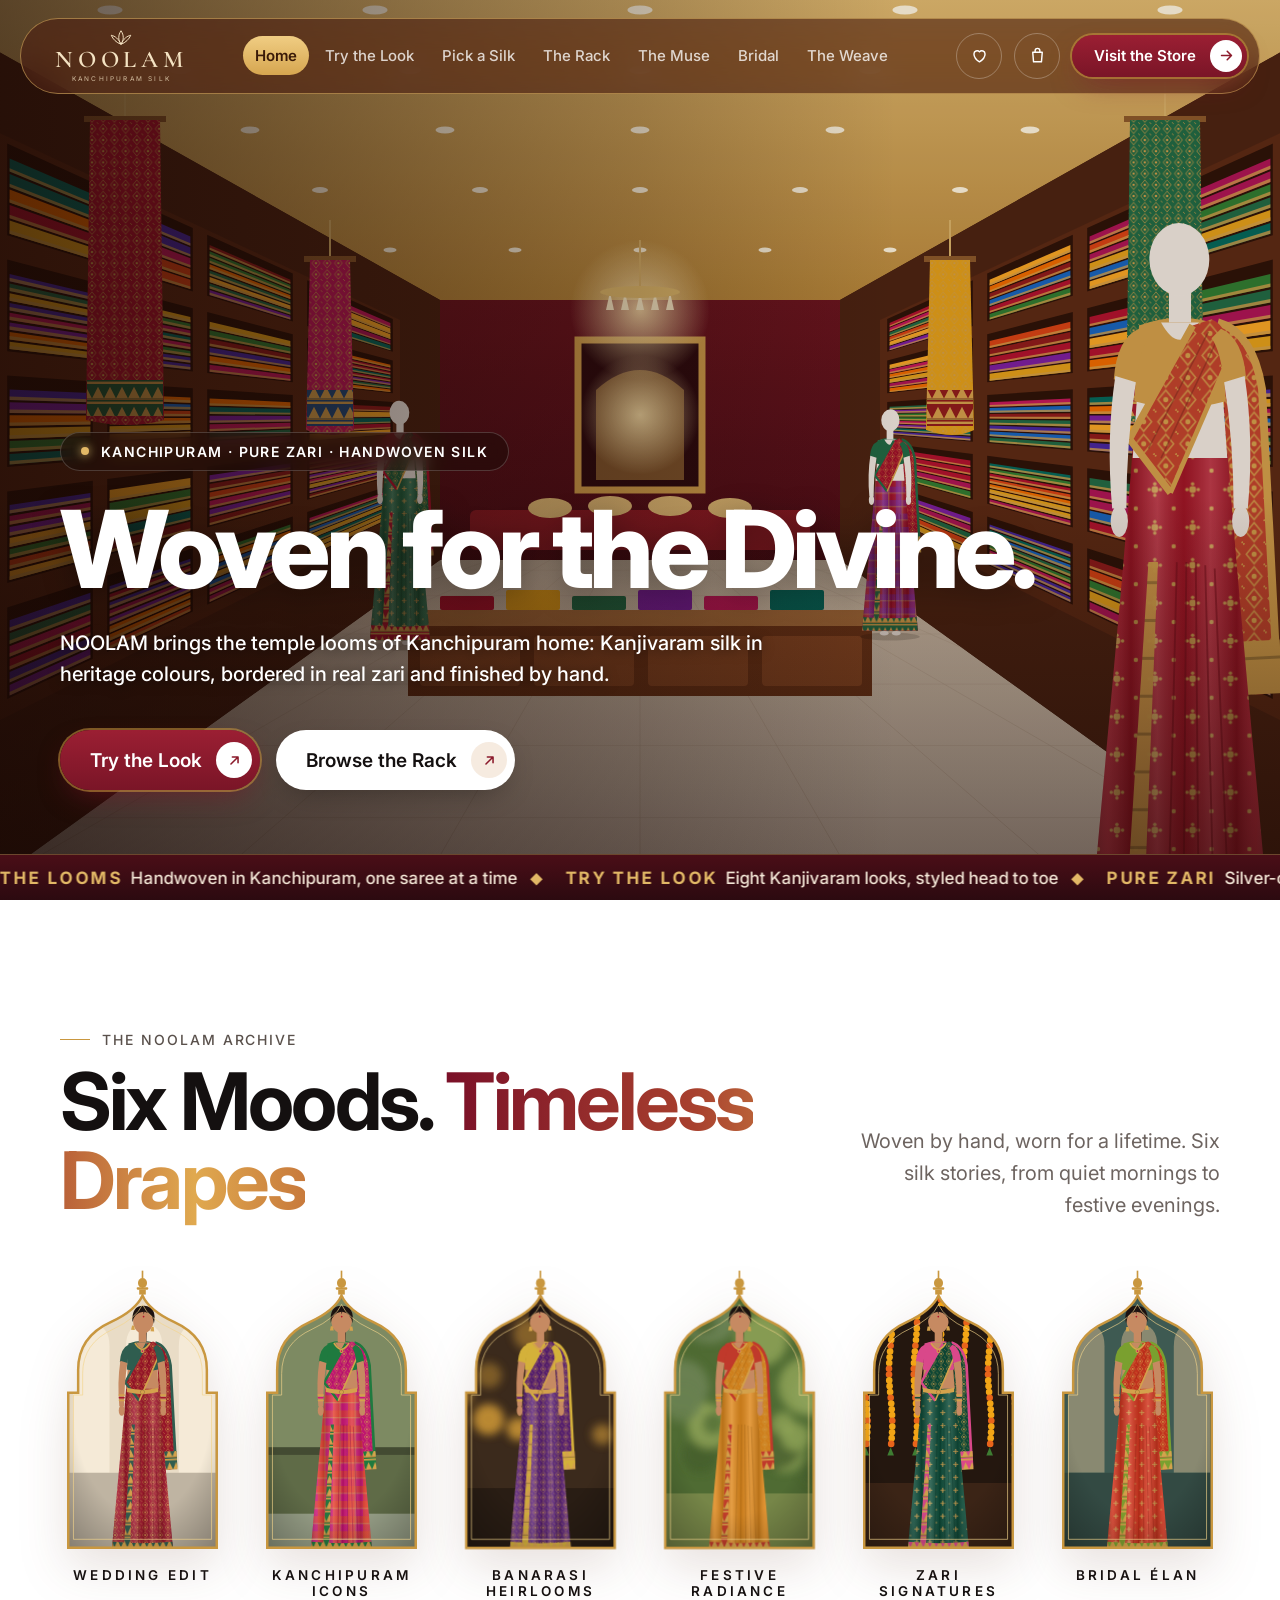
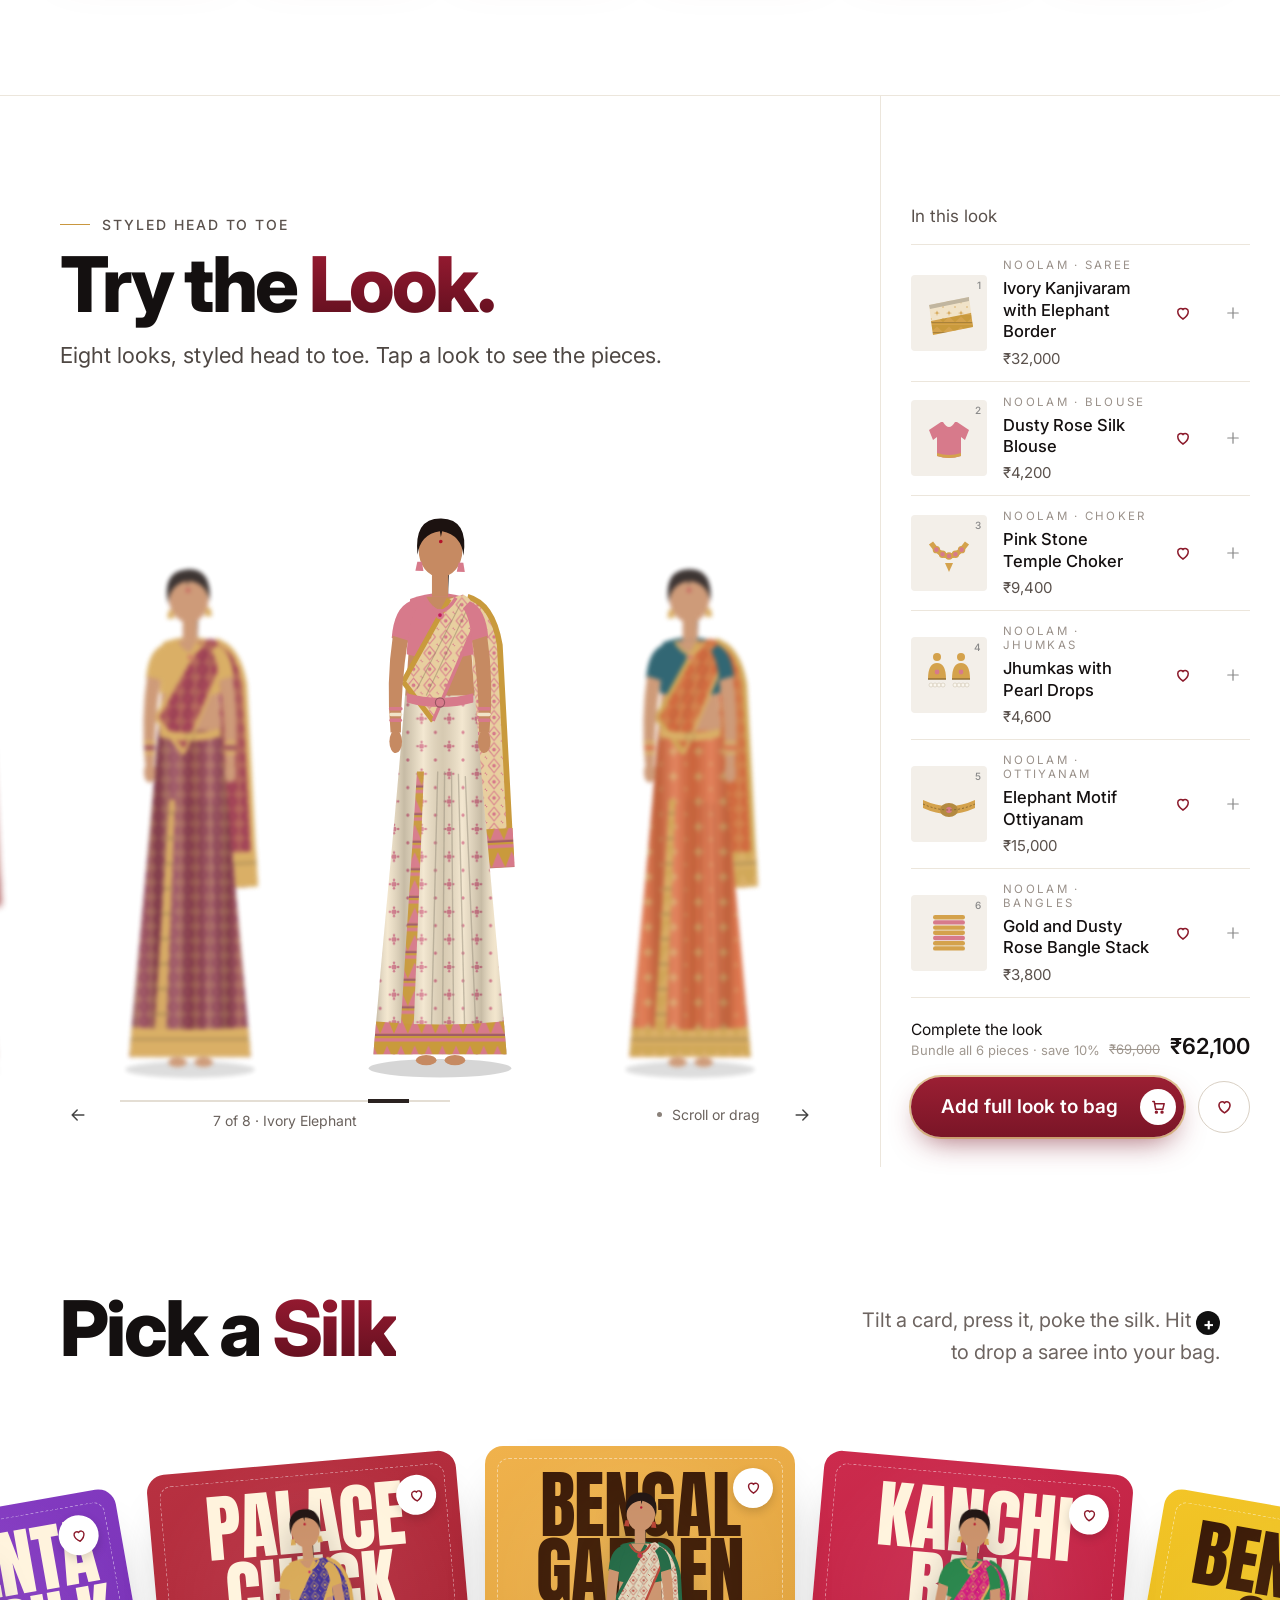
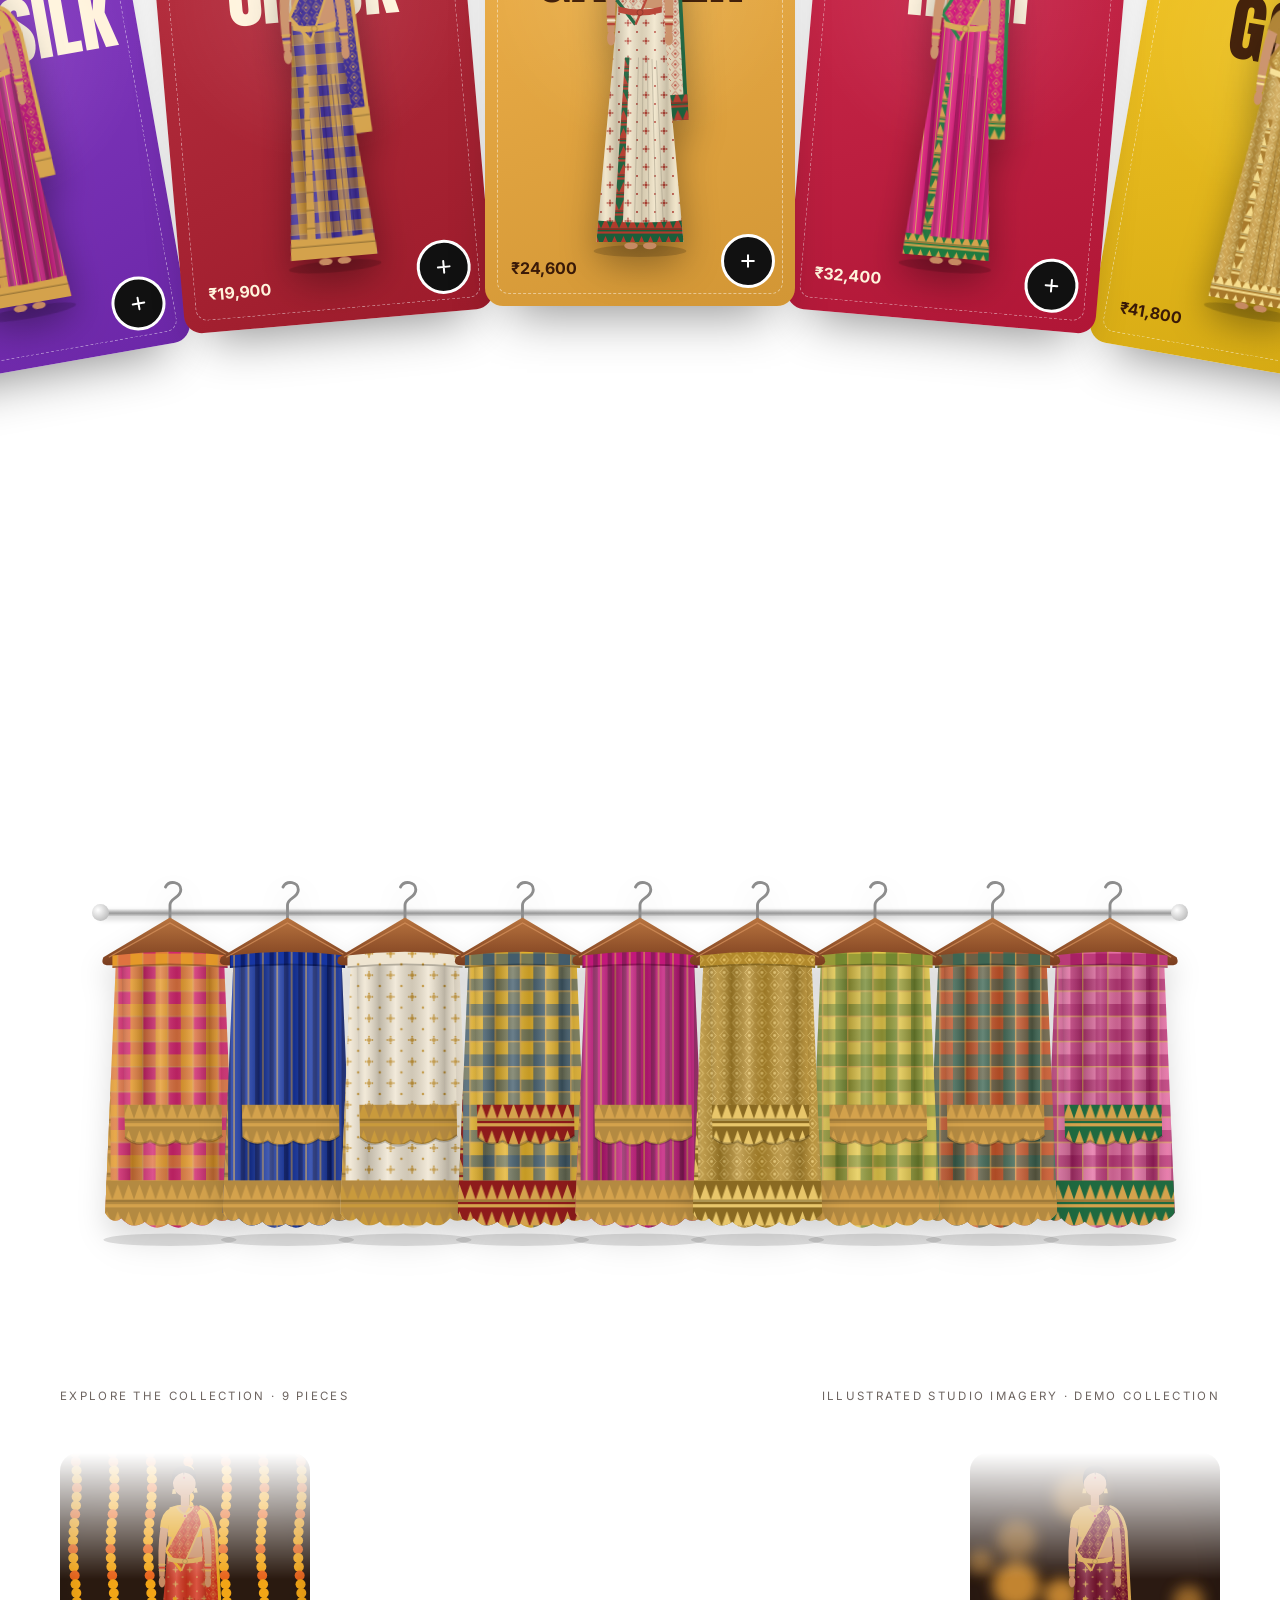
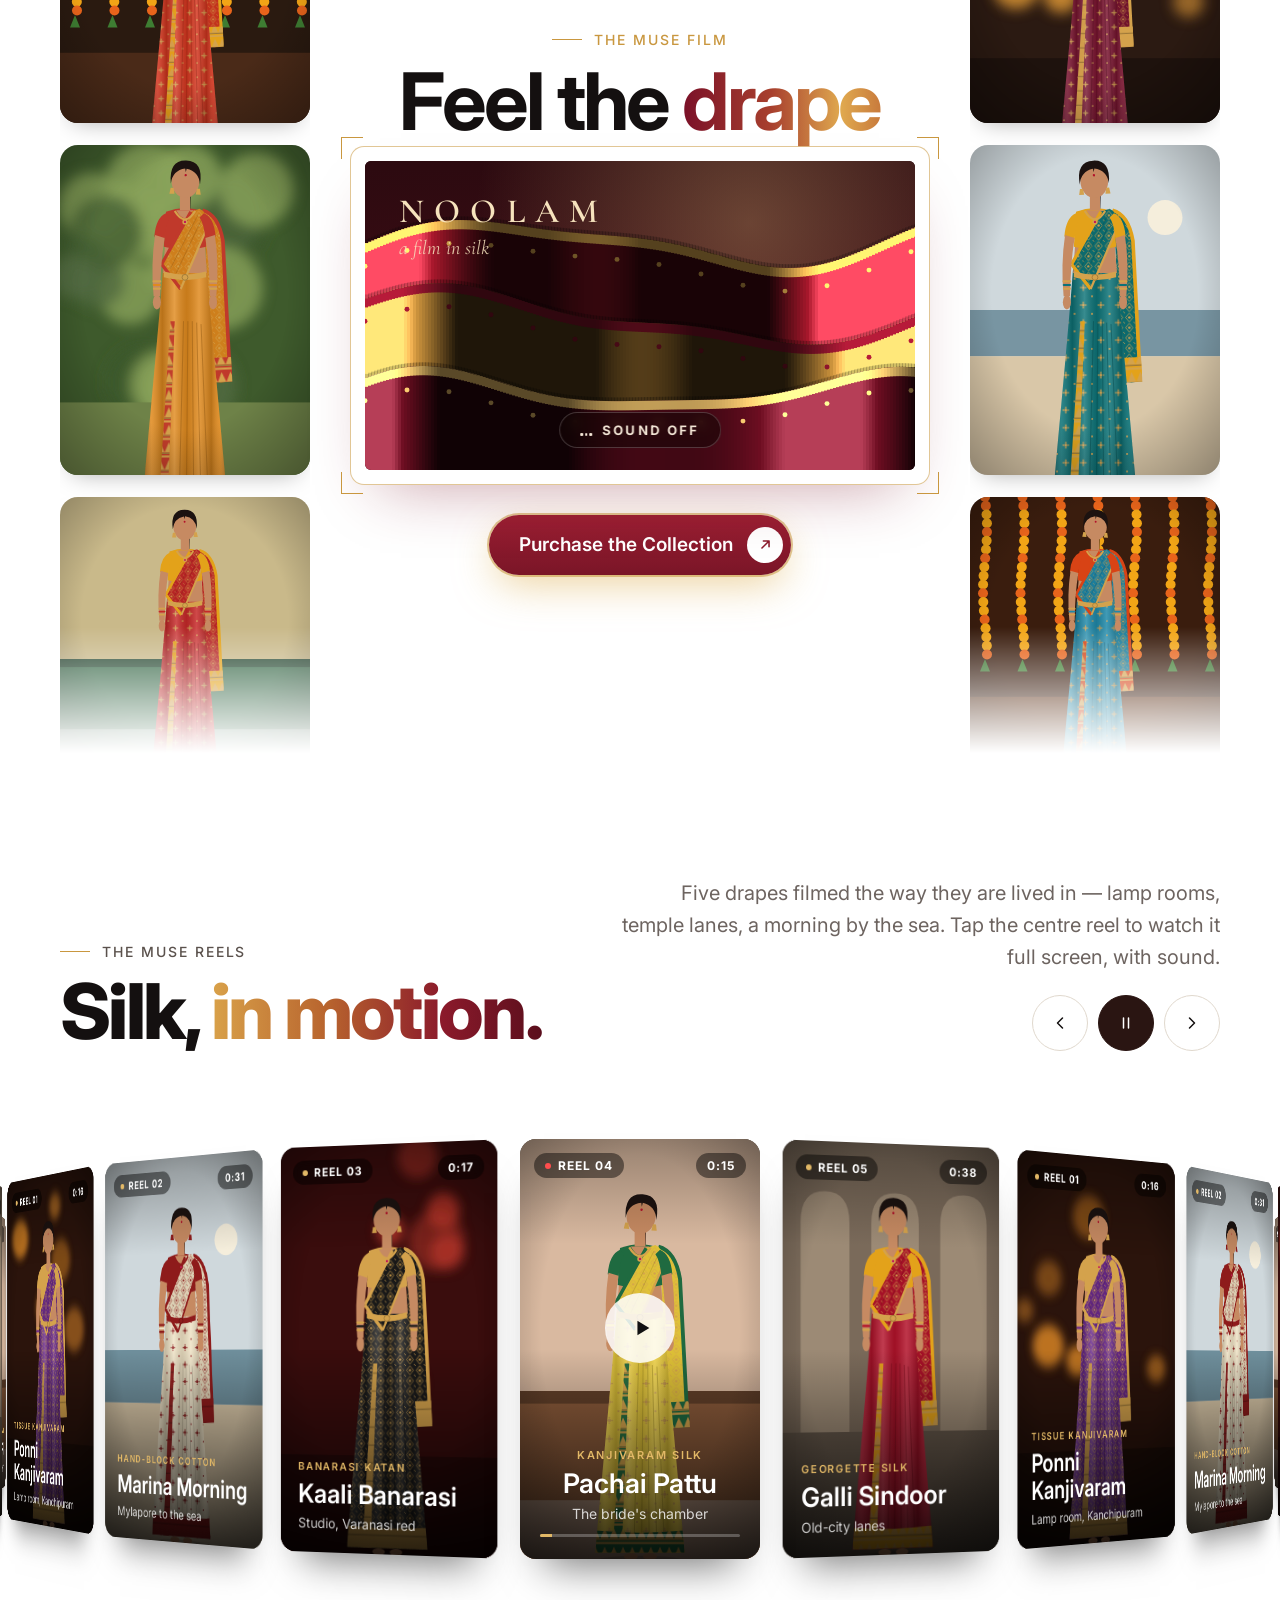
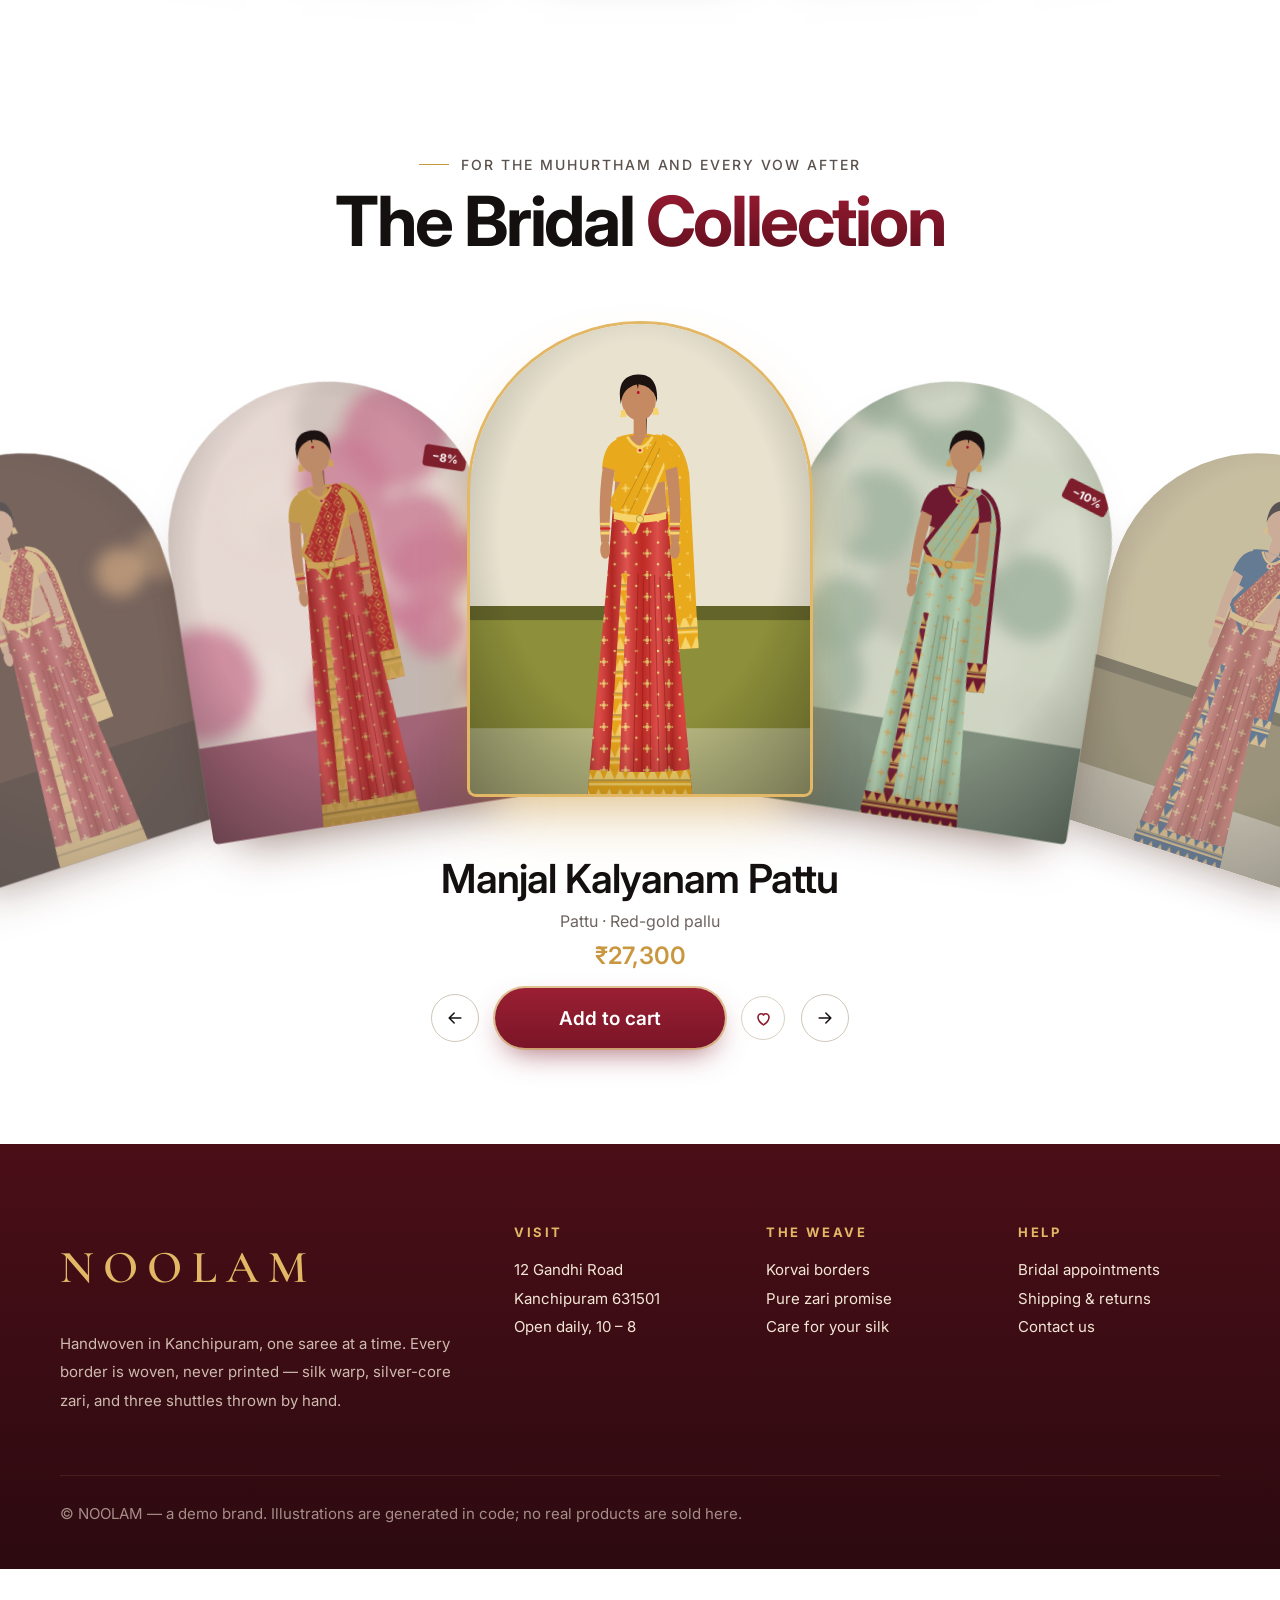
<file: index.html>
<!doctype html>
<html lang="en">
<head>
  <meta charset="utf-8">
  <meta name="viewport" content="width=device-width, initial-scale=1">
  <title>NOOLAM · Kanchipuram Silk</title>
  <meta name="description" content="NOOLAM — handwoven Kanchipuram silk sarees, bordered in real zari.">
  <link rel="preconnect" href="https://fonts.googleapis.com">
  <link rel="preconnect" href="https://fonts.gstatic.com" crossorigin>
  <link href="https://fonts.googleapis.com/css2?family=Anton&family=Cormorant+Garamond:wght@500;600&family=Inter:wght@400;500;600;700;800&display=swap" rel="stylesheet">
  <link rel="stylesheet" href="styles.css">
</head>
<body>
  <!-- ============ NAV ============ -->
  <header class="nav" id="nav">
    <a class="logo" href="#home" aria-label="NOOLAM home">
      <svg viewBox="0 0 40 22" aria-hidden="true"><path d="M20 2C16 8 16 14 20 20C24 14 24 8 20 2Z M20 20C14 18 9 13 7 8C12 9 17 13 20 20Z M20 20C26 18 31 13 33 8C28 9 23 13 20 20Z" fill="none" stroke="currentColor" stroke-width="1.3"/></svg>
      <span class="logo-word">NOOLAM</span>
      <span class="logo-sub">KANCHIPURAM SILK</span>
    </a>
    <nav class="nav-links" aria-label="Sections">
      <a href="#home" class="active">Home</a>
      <a href="#look">Try the Look</a>
      <a href="#silk">Pick a Silk</a>
      <a href="#rack">The Rack</a>
      <a href="#muse">The Muse</a>
      <a href="#bridal">Bridal</a>
      <a href="#weave">The Weave</a>
    </nav>
    <div class="nav-actions">
      <button class="icon-btn" id="wishBtn" aria-label="Wishlist"><svg viewBox="0 0 24 24"><path d="M12 20s-7-4.4-7-10a4 4 0 0 1 7-2.6A4 4 0 0 1 19 10c0 5.6-7 10-7 10z"/></svg><span class="badge" id="wishCount" hidden>0</span></button>
      <button class="icon-btn" id="bagBtn" aria-label="Bag"><svg viewBox="0 0 24 24"><path d="M6 8h12l-1 12H7L6 8z"/><path d="M9 8V6a3 3 0 0 1 6 0v2"/></svg><span class="badge" id="bagCount" hidden>0</span></button>
      <a class="btn btn-maroon btn-sm" href="#weave">Visit the Store <span class="btn-dot"><svg viewBox="0 0 24 24"><path d="M5 12h14M13 6l6 6-6 6"/></svg></span></a>
    </div>
  </header>

  <main>
    <!-- ============ HERO ============ -->
    <section class="hero" id="home">
      <div class="hero-art" id="heroArt"></div>
      <div class="hero-shade"></div>
      <div class="hero-copy">
        <span class="chip-dark"><i></i>KANCHIPURAM · PURE ZARI · HANDWOVEN SILK</span>
        <h1>Woven for the Divine.</h1>
        <p>NOOLAM brings the temple looms of Kanchipuram home: Kanjivaram silk in heritage colours, bordered in real zari and finished by hand.</p>
        <div class="hero-ctas">
          <a class="btn btn-maroon btn-lg" href="#look">Try the Look <span class="btn-dot"><svg viewBox="0 0 24 24"><path d="M7 17L17 7M9 7h8v8"/></svg></span></a>
          <a class="btn btn-white btn-lg" href="#rack">Browse the Rack <span class="btn-dot"><svg viewBox="0 0 24 24"><path d="M7 17L17 7M9 7h8v8"/></svg></span></a>
        </div>
      </div>
    </section>

    <!-- ============ SIX MOODS ============ -->
    <section class="section moods" id="archive">
      <div class="sec-head split">
        <div>
          <p class="eyebrow">The NOOLAM Archive</p>
          <h2>Six Moods. <span class="grad">Timeless Drapes</span></h2>
        </div>
        <p class="sec-note">Woven by hand, worn for a lifetime. Six silk stories, from quiet mornings to festive evenings.</p>
      </div>
      <div class="arches" id="arches"></div>
    </section>

    <!-- ============ TRY THE LOOK ============ -->
    <section class="section look" id="look">
      <div class="look-stage">
        <p class="eyebrow">Styled head to toe</p>
        <h2>Try the <span class="maroon">Look.</span></h2>
        <p class="lede">Eight looks, styled head to toe. Tap a look to see the pieces.</p>
        <div class="look-track" id="lookTrack" aria-roledescription="carousel"></div>
        <div class="look-foot">
          <button class="arrow-plain" id="lookPrev" aria-label="Previous look"><svg viewBox="0 0 24 24"><path d="M19 12H5M11 6l-6 6 6 6"/></svg></button>
          <div class="look-progress"><div class="look-bar"><i id="lookBar"></i></div><span id="lookCounter">7 of 8 · Ivory Elephant</span></div>
          <span class="hint"><i></i>Scroll or drag</span>
          <button class="arrow-plain" id="lookNext" aria-label="Next look"><svg viewBox="0 0 24 24"><path d="M5 12h14M13 6l6 6-6 6"/></svg></button>
        </div>
      </div>
      <aside class="look-panel" aria-live="polite">
        <p class="panel-title">In this look</p>
        <ul class="pieces" id="pieces"></ul>
        <div class="bundle">
          <div><p>Complete the look</p><small id="bundleNote">Bundle all 6 pieces · save 10%</small></div>
          <div class="bundle-price"><s id="bundleWas"></s><strong id="bundleNow"></strong></div>
        </div>
        <div class="bundle-ctas">
          <button class="btn btn-maroon btn-lg grow" id="addLook">Add full look to bag <span class="btn-dot"><svg viewBox="0 0 24 24"><path d="M4 5h2l2 11h10l2-8H7"/><circle cx="9" cy="20" r="1.3"/><circle cx="17" cy="20" r="1.3"/></svg></span></button>
          <button class="heart-btn lg" id="wishLook" aria-label="Save look"><svg viewBox="0 0 24 24"><path d="M12 20s-7-4.4-7-10a4 4 0 0 1 7-2.6A4 4 0 0 1 19 10c0 5.6-7 10-7 10z"/></svg></button>
        </div>
      </aside>
    </section>

    <!-- ============ PICK A SILK ============ -->
    <section class="section silk" id="silk">
      <div class="sec-head split">
        <h2>Pick a <span class="maroon">Silk</span></h2>
        <p class="sec-note">Tilt a card, press it, poke the silk. Hit <span class="plus-ink">+</span> to drop a saree into your bag.</p>
      </div>
      <div class="silk-track" id="silkTrack"></div>
    </section>

    <!-- ============ THE RACK ============ -->
    <section class="section rack" id="rack">
      <div class="sec-head center">
        <p class="eyebrow">The Collection</p>
        <h2>Every silk, <span class="grad-rev">on the rail.</span></h2>
      </div>
      <div class="filters" id="filters" role="tablist"></div>
      <div class="rail-wrap" id="railWrap">
        <div class="rail" id="rail"><div class="rod"><i></i><i></i></div></div>
        <p class="rail-caption" id="railCaption">&nbsp;</p>
        <div class="rack-detail" id="rackDetail" hidden>
          <button class="close-btn" id="detailClose">Close <svg viewBox="0 0 24 24"><path d="M6 6l12 12M18 6L6 18"/></svg></button>
          <button class="arrow-ring left" id="detailPrev" aria-label="Previous piece"><svg viewBox="0 0 24 24"><path d="M19 12H5M11 6l-6 6 6 6"/></svg></button>
          <div class="detail-body">
            <div class="detail-art" id="detailArt"></div>
            <h3 id="detailName"></h3>
            <p class="detail-price" id="detailPrice"></p>
            <div class="toggle" id="detailSide"><button class="on" data-side="front">Front</button><button data-side="back">Back</button></div>
            <div class="sizes" id="detailSizes"></div>
            <div class="detail-ctas"><button class="btn-select" id="detailAdd" disabled>Select a size</button><button class="heart-btn" id="detailWish" aria-label="Save to wishlist"><svg viewBox="0 0 24 24"><path d="M12 20s-7-4.4-7-10a4 4 0 0 1 7-2.6A4 4 0 0 1 19 10c0 5.6-7 10-7 10z"/></svg></button></div>
            <a href="#weave" class="avail">See availability</a>
          </div>
          <button class="arrow-ring right" id="detailNext" aria-label="Next piece"><svg viewBox="0 0 24 24"><path d="M5 12h14M13 6l6 6-6 6"/></svg></button>
        </div>
      </div>
      <div class="rack-meta"><span id="rackCount">Explore the collection · 9 pieces</span><span>Illustrated studio imagery · demo collection</span></div>
    </section>

    <!-- ============ MUSE FILM ============ -->
    <section class="section film" id="muse">
      <div class="film-col left"><div class="film-strip" id="stripL"></div></div>
      <div class="film-center">
        <p class="eyebrow gold center">The Muse Film</p>
        <h2 class="center">Feel the <span class="grad">drape</span></h2>
        <div class="film-frame">
          <i class="corner tl"></i><i class="corner tr"></i><i class="corner bl"></i><i class="corner br"></i>
          <div class="film-screen">
            <canvas id="filmCanvas"></canvas>
            <div class="film-title"><span>NOOLAM</span><em>a film in silk</em></div>
            <button class="sound-pill" id="soundBtn" aria-pressed="false"><span class="eq"><i></i><i></i><i></i></span><b>Sound off</b></button>
          </div>
        </div>
        <a class="btn btn-maroon btn-lg glow" href="#rack">Purchase the Collection <span class="btn-dot"><svg viewBox="0 0 24 24"><path d="M7 17L17 7M9 7h8v8"/></svg></span></a>
      </div>
      <div class="film-col right"><div class="film-strip down" id="stripR"></div></div>
    </section>

    <!-- ============ MUSE REELS ============ -->
    <section class="section reels" id="reels">
      <div class="sec-head split">
        <div>
          <p class="eyebrow">The Muse Reels</p>
          <h2>Silk, <span class="grad-rev">in motion.</span></h2>
        </div>
        <div class="reel-side">
          <p class="sec-note">Five drapes filmed the way they are lived in — lamp rooms, temple lanes, a morning by the sea. Tap the centre reel to watch it full screen, with sound.</p>
          <div class="reel-ctrls">
            <button class="round" id="reelPrev" aria-label="Previous reel"><svg viewBox="0 0 24 24"><path d="M15 6l-6 6 6 6"/></svg></button>
            <button class="round dark" id="reelPause" aria-label="Pause reels"><svg viewBox="0 0 24 24" id="pauseIco"><path d="M9 6v12M15 6v12"/></svg></button>
            <button class="round" id="reelNext" aria-label="Next reel"><svg viewBox="0 0 24 24"><path d="M9 6l6 6-6 6"/></svg></button>
          </div>
        </div>
      </div>
      <div class="reel-stage"><div class="reel-track" id="reelTrack"></div></div>
    </section>

    <!-- ============ BRIDAL ============ -->
    <section class="section bridal" id="bridal">
      <div class="sec-head center">
        <p class="eyebrow">For the muhurtham and every vow after</p>
        <h2>The Bridal <span class="maroon">Collection</span></h2>
      </div>
      <div class="bridal-track" id="bridalTrack"></div>
      <div class="bridal-info">
        <h3 id="brName"></h3>
        <p id="brMeta"></p>
        <strong id="brPrice"></strong>
        <div class="bridal-ctas">
          <button class="arrow-ring" id="brPrev" aria-label="Previous saree"><svg viewBox="0 0 24 24"><path d="M19 12H5M11 6l-6 6 6 6"/></svg></button>
          <button class="btn btn-maroon btn-lg" id="brAdd">Add to cart</button>
          <button class="heart-btn" id="brWish" aria-label="Save to wishlist"><svg viewBox="0 0 24 24"><path d="M12 20s-7-4.4-7-10a4 4 0 0 1 7-2.6A4 4 0 0 1 19 10c0 5.6-7 10-7 10z"/></svg></button>
          <button class="arrow-ring" id="brNext" aria-label="Next saree"><svg viewBox="0 0 24 24"><path d="M5 12h14M13 6l6 6-6 6"/></svg></button>
        </div>
      </div>
    </section>

    <!-- ============ THE WEAVE (footer) ============ -->
    <footer class="weave" id="weave">
      <div class="weave-inner">
        <div>
          <p class="logo-word big">NOOLAM</p>
          <p class="weave-line">Handwoven in Kanchipuram, one saree at a time. Every border is woven, never printed — silk warp, silver-core zari, and three shuttles thrown by hand.</p>
        </div>
        <div><h4>Visit</h4><p>12 Gandhi Road<br>Kanchipuram 631501<br>Open daily, 10 – 8</p></div>
        <div><h4>The Weave</h4><p>Korvai borders<br>Pure zari promise<br>Care for your silk</p></div>
        <div><h4>Help</h4><p>Bridal appointments<br>Shipping & returns<br>Contact us</p></div>
      </div>
      <p class="fine">© NOOLAM — a demo brand. Illustrations are generated in code; no real products are sold here.</p>
    </footer>
  </main>

  <!-- ticker -->
  <div class="ticker" aria-hidden="true"><div class="ticker-run" id="ticker"></div></div>

  <!-- reel fullscreen -->
  <div class="reel-full" id="reelFull" hidden>
    <div class="reel-full-art" id="reelFullArt"></div>
    <div class="reel-full-copy"><span id="rfFabric"></span><h3 id="rfTitle"></h3><p id="rfPlace"></p><div class="rf-bar"><i id="rfBar"></i></div></div>
    <button class="close-btn light" id="rfClose">Close <svg viewBox="0 0 24 24"><path d="M6 6l12 12M18 6L6 18"/></svg></button>
  </div>

  <div class="toast" id="toast" role="status"></div>

  <script src="js/art.js"></script>
  <script src="js/data.js"></script>
  <script src="js/main.js"></script>
</body>
</html>
</file>
<file: styles.css>
:root {
  --maroon: #8b1a2b;
  --maroon-deep: #4a0e17;
  --wine: #2c0a10;
  --gold: #c9973f;
  --gold-soft: #e2b866;
  --ivory: #fbf7ef;
  --ink: #141010;
  --muted: #6d6460;
  --line: #ece6dc;
  --sans: 'Inter', system-ui, -apple-system, sans-serif;
  --serif: 'Cormorant Garamond', Georgia, serif;
  --cond: 'Anton', Impact, sans-serif;
  --ease: cubic-bezier(.22, .8, .24, 1);
}
* { box-sizing: border-box; margin: 0; padding: 0; }
html { scroll-behavior: smooth; }
body { font-family: var(--sans); color: var(--ink); background: #fff; overflow-x: hidden; -webkit-font-smoothing: antialiased; padding-bottom: 46px; }
button { font: inherit; color: inherit; background: none; border: 0; cursor: pointer; }
a { color: inherit; text-decoration: none; }
svg { display: block; }
[hidden] { display: none !important; }
.media { display: block; width: 100%; height: 100%; }
.media.cover { object-fit: cover; }
.media.cutout { object-fit: contain; object-position: 50% 100%; }
:focus-visible { outline: 2px solid var(--gold); outline-offset: 3px; }

/* ---------- shared ---------- */
.section { position: relative; isolation: isolate; padding: 124px 60px 96px; }
.sec-head { margin-bottom: 48px; }
.sec-head.split { display: flex; justify-content: space-between; align-items: flex-end; gap: 40px; }
.sec-head.center, .center { text-align: center; }
.eyebrow { display: inline-flex; align-items: center; gap: 12px; font-size: 14px; letter-spacing: .14em; text-transform: uppercase; color: #5a514c; margin-bottom: 14px; font-weight: 500; }
.eyebrow::before { content: ''; width: 30px; height: 1px; background: var(--gold); }
.eyebrow.gold { color: var(--gold); }
h2 { font-size: clamp(42px, 6.2vw, 84px); line-height: 1; letter-spacing: -.035em; font-weight: 700; }
.grad { background: linear-gradient(90deg, #7a1028 0%, #a8402e 45%, #e0a94f 80%, #c87a3c 100%); -webkit-background-clip: text; background-clip: text; color: transparent; padding-bottom: .08em; }
.grad-rev { background: linear-gradient(90deg, #d9a24a 0%, #b8642e 35%, #8b1a2b 70%, #5a0e1c 100%); -webkit-background-clip: text; background-clip: text; color: transparent; padding-bottom: .08em; }
.maroon { background: linear-gradient(180deg, #a01c34, #5a0e1c); -webkit-background-clip: text; background-clip: text; color: transparent; }
.sec-note { max-width: 360px; text-align: right; font-size: 20px; line-height: 1.6; color: var(--muted); }

.btn { display: inline-flex; align-items: center; gap: 14px; border-radius: 999px; font-weight: 600; transition: transform .25s var(--ease), box-shadow .25s; white-space: nowrap; }
.btn:hover { transform: translateY(-2px); }
.btn:active { transform: translateY(0) scale(.98); }
.btn-dot { width: 36px; height: 36px; border-radius: 50%; display: grid; place-items: center; transition: transform .3s var(--ease); }
.btn:hover .btn-dot { transform: rotate(45deg); }
.btn-dot svg { width: 17px; height: 17px; fill: none; stroke: currentColor; stroke-width: 2.2; stroke-linecap: round; stroke-linejoin: round; }
.btn-maroon { background: linear-gradient(180deg, #9b1f33, #7a1527); color: #fff; padding: 8px 8px 8px 30px; box-shadow: 0 0 0 2px rgba(201, 151, 63, .55), 0 12px 30px -10px rgba(122, 21, 39, .7); }
.btn-maroon .btn-dot { background: #fff; color: var(--maroon); }
.btn-white { background: #fff; color: var(--ink); padding: 8px 8px 8px 30px; box-shadow: 0 10px 30px -12px rgba(0, 0, 0, .4); }
.btn-white .btn-dot { background: #f6ebe0; color: var(--maroon); }
.btn-lg { font-size: 19px; min-height: 60px; }
.btn-sm { font-size: 15px; padding: 5px 5px 5px 22px; }
.btn-sm .btn-dot { width: 32px; height: 32px; }
.btn.glow { box-shadow: 0 0 0 2px rgba(201, 151, 63, .55), 0 14px 40px -6px rgba(226, 184, 102, .65); }

.heart-btn { width: 44px; height: 44px; border-radius: 50%; border: 1px solid #d9d0c4; display: grid; place-items: center; background: #fff; transition: transform .2s, background .2s; flex: none; }
.heart-btn.lg { width: 52px; height: 52px; }
.heart-btn svg { width: 19px; height: 19px; fill: none; stroke: var(--maroon); stroke-width: 2; }
.heart-btn:hover { transform: scale(1.08); }
.heart-btn.on svg, .tiny-heart.on svg { fill: var(--maroon); }
.arrow-ring { width: 48px; height: 48px; border-radius: 50%; border: 1px solid #cfc6ba; display: grid; place-items: center; background: #fff; transition: background .2s, transform .2s; }
.arrow-ring:hover { background: var(--ivory); transform: scale(1.06); }
.arrow-ring svg, .arrow-plain svg, .round svg, .close-btn svg { width: 20px; height: 20px; fill: none; stroke: currentColor; stroke-width: 1.8; stroke-linecap: round; stroke-linejoin: round; }

/* ---------- nav ---------- */
.nav { position: fixed; z-index: 1000; top: 18px; left: 50%; transform: translateX(-50%); width: min(1540px, calc(100% - 40px)); display: flex; align-items: center; gap: 24px; padding: 10px 12px 10px 34px; border-radius: 999px; background: rgba(74, 32, 22, .62); backdrop-filter: blur(16px) saturate(1.3); -webkit-backdrop-filter: blur(16px) saturate(1.3); border: 1.5px solid rgba(226, 184, 102, .55); color: #fff; transition: background .3s; }
.nav.solid { background: rgba(60, 20, 18, .86); }
.logo { display: grid; justify-items: center; line-height: 1; color: #f4e3c3; flex: none; }
.logo svg { width: 30px; height: 17px; margin-bottom: 2px; }
.logo-word { font-family: var(--serif); font-size: 24px; letter-spacing: .2em; font-weight: 600; }
.logo-sub { font-size: 6.5px; letter-spacing: .34em; margin-top: 4px; opacity: .8; }
.nav-links { display: flex; gap: 4px; margin: 0 auto; }
.nav-links a { padding: 11px 18px; border-radius: 999px; font-size: 16px; font-weight: 500; color: rgba(255, 255, 255, .78); transition: color .2s, background .25s; }
.nav-links a:hover { color: #fff; }
.nav-links a.active { background: linear-gradient(180deg, #f0cd83, #d6a650); color: #3a1a08; font-weight: 600; }
.nav-actions { display: flex; align-items: center; gap: 12px; flex: none; }
.icon-btn { position: relative; width: 46px; height: 46px; border-radius: 50%; border: 1px solid rgba(255, 255, 255, .28); display: grid; place-items: center; transition: background .2s; }
.icon-btn:hover { background: rgba(255, 255, 255, .1); }
.icon-btn svg { width: 19px; height: 19px; fill: none; stroke: #fff; stroke-width: 1.8; stroke-linejoin: round; }
.badge { position: absolute; top: -3px; right: -3px; min-width: 19px; height: 19px; padding: 0 5px; border-radius: 10px; background: var(--gold-soft); color: #3a1a08; font-size: 11px; font-weight: 700; display: grid; place-items: center; }
.badge.pop { animation: pop .45s var(--ease); }
@keyframes pop { 40% { transform: scale(1.5); } }

/* ---------- hero ---------- */
.hero { position: relative; height: 100vh; min-height: 640px; overflow: hidden; background: #2a120a; }
.hero-art { position: absolute; inset: 0; animation: slowzoom 30s ease-in-out infinite alternate; }
.hero-art svg { width: 100%; height: 100%; }
@keyframes slowzoom { to { transform: scale(1.07) translateX(-1%); } }
.hero-shade { position: absolute; inset: 0; background: linear-gradient(90deg, rgba(20, 6, 3, .62) 0%, rgba(20, 6, 3, .2) 50%, transparent 70%), linear-gradient(0deg, rgba(20, 6, 3, .55) 0%, transparent 45%); }
.hero-copy { position: absolute; left: 60px; bottom: 110px; color: #fff; max-width: 1000px; }
.chip-dark { display: inline-flex; align-items: center; gap: 12px; padding: 10px 20px; border-radius: 999px; background: rgba(30, 12, 8, .55); border: 1px solid rgba(255, 255, 255, .18); font-size: 14px; letter-spacing: .1em; font-weight: 600; backdrop-filter: blur(8px); }
.chip-dark i { width: 8px; height: 8px; border-radius: 50%; background: var(--gold-soft); box-shadow: 0 0 10px var(--gold-soft); }
.hero h1 { font-size: clamp(54px, 8.4vw, 124px); line-height: .98; font-weight: 800; letter-spacing: -.045em; margin: 26px 0 26px; text-shadow: 0 6px 30px rgba(0, 0, 0, .35); }
.hero p { font-size: 20px; line-height: 1.55; max-width: 720px; font-weight: 500; text-shadow: 0 2px 12px rgba(0, 0, 0, .5); }
.hero-ctas { display: flex; gap: 16px; margin-top: 40px; flex-wrap: wrap; }
.hero-copy > * { opacity: 0; transform: translateY(24px); animation: rise .9s var(--ease) forwards; }
.hero-copy > *:nth-child(2) { animation-delay: .12s; } .hero-copy > *:nth-child(3) { animation-delay: .24s; } .hero-copy > *:nth-child(4) { animation-delay: .36s; }
@keyframes rise { to { opacity: 1; transform: none; } }

/* ---------- ticker ---------- */
.ticker { position: fixed; z-index: 900; left: 0; right: 0; bottom: 0; height: 46px; overflow: hidden; background: linear-gradient(180deg, #4a0e17, #2c0a10); border-top: 1px solid rgba(226, 184, 102, .35); display: flex; align-items: center; }
.ticker-run { display: flex; white-space: nowrap; animation: ticker 60s linear infinite; will-change: transform; }
.ticker-run span { color: #f3e6d6; font-size: 17px; font-weight: 500; padding-right: 10px; }
.ticker-run b { color: var(--gold-soft); letter-spacing: .14em; font-weight: 700; padding-right: 8px; }
.ticker-run em { font-style: normal; color: var(--gold-soft); padding: 0 12px; font-size: 13px; }
@keyframes ticker { to { transform: translateX(-50%); } }

/* ---------- six moods ---------- */
.arches { display: grid; grid-template-columns: repeat(6, 1fr); gap: 34px; max-width: 1420px; margin: 0 auto; }
.arch { text-align: center; cursor: pointer; transition: transform .45s var(--ease); }
.arch-frame { position: relative; filter: drop-shadow(0 18px 24px rgba(90, 40, 20, .14)); transition: filter .45s; }
.arch-frame svg { width: 100%; height: auto; overflow: visible; }
.arch:hover { transform: translateY(-12px); }
.arch:hover .arch-frame { filter: drop-shadow(0 22px 34px rgba(201, 151, 63, .55)); }
.arch-frame .scene-img { transition: transform .8s var(--ease); transform-origin: 50% 70%; }
.arch:hover .scene-img { transform: scale(1.06); }
.arch p { margin-top: 18px; font-size: 13.5px; letter-spacing: .24em; font-weight: 600; text-transform: uppercase; }

/* ---------- try the look ---------- */
.look { display: grid; grid-template-columns: 1fr 470px; padding: 0; min-height: 860px; border-top: 1px solid var(--line); }
.look-stage { position: relative; padding: 120px 0 34px 60px; overflow: hidden; display: flex; flex-direction: column; }
.look-stage h2 { font-size: clamp(54px, 6vw, 92px); font-weight: 800; position: relative; z-index: 3; }
.lede { font-size: 22px; color: #4e4743; margin-top: 18px; position: relative; z-index: 3; }
.look-track { position: relative; flex: 1; min-height: 520px; margin-left: -60px; cursor: grab; touch-action: pan-y; user-select: none; }
.look-track:active { cursor: grabbing; }
.look-card { position: absolute; left: 50%; bottom: 0; width: 230px; height: 600px; margin-left: -115px; transform-origin: 50% 100%; transition: filter .3s; }
.look-card svg { width: 100%; height: 100%; }
.look-foot { display: grid; grid-template-columns: auto 1fr auto auto; align-items: center; gap: 24px; padding-right: 60px; margin-top: 14px; }
.arrow-plain { padding: 8px; color: #444; }
.arrow-plain:hover { color: var(--maroon); }
.look-progress { display: grid; gap: 10px; justify-items: center; max-width: 330px; }
.look-bar { width: 330px; max-width: 100%; height: 2px; background: #e4ded4; position: relative; }
.look-bar i { position: absolute; top: -1px; height: 4px; width: 12.5%; background: #2a2220; transition: left .4s var(--ease); }
.look-progress span { font-size: 14px; color: #6a625d; }
.hint { font-size: 14px; color: #6a625d; display: inline-flex; align-items: center; gap: 10px; }
.hint i { width: 5px; height: 5px; border-radius: 50%; background: #8a817a; }
.look-panel { border-left: 1px solid var(--line); padding: 110px 30px 30px; display: flex; flex-direction: column; background: #fff; }
.panel-title { font-size: 17px; color: #5a514c; padding-bottom: 18px; border-bottom: 1px solid var(--line); }
.pieces { list-style: none; flex: 1; }
.piece { display: grid; grid-template-columns: 76px 1fr auto auto; gap: 16px; align-items: center; padding: 13px 0; border-bottom: 1px solid var(--line); animation: fadeIn .45s var(--ease) both; }
.piece:nth-child(2) { animation-delay: .04s; } .piece:nth-child(3) { animation-delay: .08s; } .piece:nth-child(4) { animation-delay: .12s; } .piece:nth-child(5) { animation-delay: .16s; } .piece:nth-child(6) { animation-delay: .2s; }
@keyframes fadeIn { from { opacity: 0; transform: translateX(14px); } }
.piece-thumb { position: relative; width: 76px; height: 76px; background: #f3efe9; border-radius: 4px; display: grid; place-items: center; }
.piece-thumb svg { width: 60px; height: 60px; }
.piece-thumb b { position: absolute; top: 4px; right: 6px; font-size: 10px; font-weight: 500; color: #888; }
.piece small { display: block; font-size: 11.5px; letter-spacing: .2em; color: #9a918a; text-transform: uppercase; margin-bottom: 6px; }
.piece h4 { font-size: 16.5px; font-weight: 500; line-height: 1.3; }
.piece .price { font-size: 15px; color: #5a514c; margin-top: 6px; }
.tiny-heart, .tiny-plus { width: 34px; height: 34px; display: grid; place-items: center; border-radius: 50%; transition: background .2s, transform .2s; }
.tiny-heart:hover, .tiny-plus:hover { background: #f6efe6; }
.tiny-heart svg { width: 18px; height: 18px; fill: none; stroke: var(--maroon); stroke-width: 2; }
.tiny-plus svg { width: 18px; height: 18px; stroke: #888; stroke-width: 1.6; }
.tiny-plus.added svg { stroke: var(--maroon); transform: rotate(45deg); }
.tiny-plus svg { transition: transform .3s var(--ease); }
.bundle { display: flex; justify-content: space-between; align-items: flex-end; padding: 22px 0 18px; }
.bundle p { font-size: 15.5px; }
.bundle small { font-size: 13px; color: #a09890; }
.bundle-price s { color: #a09890; font-size: 13px; margin-right: 10px; }
.bundle-price strong { font-size: 22px; font-weight: 600; }
.bundle-ctas { display: flex; gap: 14px; align-items: center; }
.grow { flex: 1; justify-content: space-between; }

/* ---------- pick a silk ---------- */
.silk { overflow: hidden; padding-bottom: 120px; }
.silk h2 { font-size: clamp(54px, 6vw, 92px); font-weight: 800; }
.plus-ink { display: inline-grid; place-items: center; width: 24px; height: 24px; border-radius: 50%; background: #111; color: #fff; font-weight: 700; font-size: 17px; vertical-align: -3px; }
.silk-track { position: relative; height: 560px; cursor: grab; touch-action: pan-y; user-select: none; }
.silk-card { position: absolute; left: 50%; top: 30px; width: 310px; height: 460px; margin-left: -155px; perspective: 900px; }
.silk-inner { position: relative; width: 100%; height: 100%; border-radius: 18px; overflow: hidden; transform-style: preserve-3d; transition: transform .25s var(--ease), box-shadow .3s; box-shadow: 0 30px 50px -24px rgba(0, 0, 0, .45); }
.silk-inner::after { content: ''; position: absolute; inset: 12px; border: 1.2px dashed rgba(255, 255, 255, .45); border-radius: 12px; pointer-events: none; }
.silk-inner.pressed { transform: scale(.95) !important; }
.silk-title { position: absolute; top: 26px; left: 0; right: 0; font-family: var(--cond); font-size: 74px; line-height: .9; text-transform: uppercase; text-align: center; padding: 0 20px; letter-spacing: -.005em; }
.silk-fig { position: absolute; left: 50%; bottom: 46px; width: 150px; height: 390px; margin-left: -75px; filter: drop-shadow(0 18px 18px rgba(0, 0, 0, .35)); transition: transform .35s var(--ease); }
.silk-card:hover .silk-fig { transform: translateY(-6px) scale(1.03); }
.silk-fig svg { width: 100%; height: 100%; }
.silk-price { position: absolute; left: 26px; bottom: 28px; font-weight: 700; font-size: 16px; }
.silk-heart { position: absolute; top: 22px; right: 22px; width: 40px; height: 40px; border-radius: 50%; background: #fff; display: grid; place-items: center; box-shadow: 0 4px 10px rgba(0, 0, 0, .15); z-index: 2; }
.silk-heart svg { width: 17px; height: 17px; fill: none; stroke: var(--maroon); stroke-width: 2; }
.silk-heart.on svg { fill: var(--maroon); }
.silk-plus { position: absolute; right: 20px; bottom: 18px; width: 54px; height: 54px; border-radius: 50%; background: #111; border: 3px solid #fff; display: grid; place-items: center; z-index: 2; transition: transform .25s var(--ease); }
.silk-plus svg { width: 20px; height: 20px; stroke: #fff; stroke-width: 2.4; }
.silk-plus:hover { transform: scale(1.12) rotate(90deg); }
.silk-shine { position: absolute; inset: 0; pointer-events: none; background: radial-gradient(circle at var(--mx, 50%) var(--my, 30%), rgba(255, 255, 255, .28), transparent 45%); mix-blend-mode: soft-light; }
.fly-dot { position: fixed; z-index: 1150; width: 18px; height: 18px; border-radius: 50%; pointer-events: none; box-shadow: 0 0 0 3px #fff; transition: transform .8s cubic-bezier(.5, -.3, .7, .2), opacity .8s; }

/* ---------- the rack ---------- */
.rack { padding-top: 70px; padding-bottom: 50px; }
.filters { display: flex; flex-wrap: wrap; gap: 12px; justify-content: center; margin: -10px auto 30px; }
.filter { display: inline-flex; align-items: center; gap: 12px; padding: 10px 14px 10px 20px; border-radius: 999px; border: 1px solid #e6dccf; background: #fff; font-size: 17px; font-weight: 500; box-shadow: 0 4px 12px -6px rgba(90, 40, 20, .2); transition: all .25s var(--ease); }
.filter span { min-width: 26px; height: 26px; border-radius: 13px; display: grid; place-items: center; background: #f8eee4; color: var(--maroon); font-size: 13px; font-weight: 600; }
.filter:hover { border-color: var(--gold); }
.filter.on { background: linear-gradient(180deg, #9b1f33, #7a1527); color: #fff; box-shadow: 0 0 0 2px #fff, 0 0 0 3px rgba(122, 21, 39, .5); }
.filter.on span { background: #fff; }
.rail-wrap { position: relative; height: 520px; max-width: 1460px; margin: 0 auto; transition: height .5s var(--ease); }
.rail-wrap.detail { height: 700px; }
.rail-wrap.detail .rail-caption { opacity: 0; }
.rail { position: absolute; inset: 0; transition: filter .5s var(--ease), opacity .5s; }
.rail-wrap.detail .rail { filter: blur(9px); opacity: .55; }
.rod { position: absolute; top: 50px; left: 40px; right: 40px; height: 7px; border-radius: 4px; background: linear-gradient(180deg, #f2f2f2, #9a9a9a 60%, #cfcfcf); box-shadow: 0 3px 6px rgba(0, 0, 0, .18); }
.rod i { position: absolute; top: -5px; width: 17px; height: 17px; border-radius: 50%; background: radial-gradient(circle at 35% 35%, #fff, #a9a9a9); }
.rod i:first-child { left: -8px; } .rod i:last-child { right: -8px; }
.hanger { position: absolute; top: 18px; left: 0; width: 180px; height: 380px; margin-left: -90px; transform-origin: 50% 8%; transition: transform .6s var(--ease), opacity .45s, filter .3s; cursor: pointer; }
.hanger svg { width: 100%; height: 100%; filter: drop-shadow(0 14px 14px rgba(0, 0, 0, .14)); }
.hanger.out { opacity: 0; pointer-events: none; }
.rail-caption { position: absolute; left: 0; right: 0; bottom: 18px; text-align: center; font-size: 13px; letter-spacing: .2em; color: #5a514c; text-transform: uppercase; transition: opacity .25s; }
.rack-meta { display: flex; justify-content: space-between; font-size: 11.5px; letter-spacing: .2em; color: #6d6460; text-transform: uppercase; margin-top: 10px; }
.rack-detail { position: absolute; inset: -20px 0 0; display: grid; grid-template-columns: 80px 1fr 80px; align-items: center; animation: fadeUp .5s var(--ease); }
@keyframes fadeUp { from { opacity: 0; transform: translateY(20px); } }
.rack-detail .arrow-ring.left { justify-self: start; } .rack-detail .arrow-ring.right { justify-self: end; }
.detail-body { display: grid; justify-items: center; text-align: center; }
.detail-art { width: 260px; height: 440px; margin-bottom: -50px; animation: liftOff .7s var(--ease); }
.detail-art svg { width: 100%; height: 100%; filter: drop-shadow(0 24px 24px rgba(0, 0, 0, .2)); }
.detail-art.flip { animation: flip .5s var(--ease); }
@keyframes liftOff { from { transform: translateY(60px) scale(.7); opacity: 0; } }
@keyframes flip { 50% { transform: rotateY(90deg); } }
.detail-body h3 { font-size: 17px; letter-spacing: .14em; text-transform: uppercase; font-weight: 700; }
.detail-price { color: #6d6460; font-size: 14px; margin: 6px 0 14px; }
.toggle { display: inline-flex; padding: 3px; border-radius: 999px; border: 1px solid #cfc6ba; }
.toggle button { padding: 6px 14px; border-radius: 999px; font-size: 11.5px; letter-spacing: .14em; font-weight: 600; color: #6d6460; text-transform: uppercase; }
.toggle button.on { background: #111; color: #fff; }
.sizes { display: flex; gap: 8px; margin: 18px 0; }
.sizes button { width: 36px; height: 30px; border-radius: 15px; border: 1px solid #cfc6ba; font-size: 12px; transition: all .2s; }
.sizes button:hover { border-color: #111; }
.sizes button.on { background: #111; color: #fff; border-color: #111; }
.detail-ctas { display: flex; gap: 12px; align-items: center; }
.btn-select { width: 224px; height: 38px; border-radius: 19px; background: #111; color: #fff; font-size: 12.5px; letter-spacing: .14em; font-weight: 700; text-transform: uppercase; transition: background .2s; }
.btn-select:disabled { background: #d8d6d3; cursor: not-allowed; }
.avail { margin-top: 14px; font-size: 11.5px; letter-spacing: .16em; font-weight: 600; text-transform: uppercase; border-bottom: 1px solid currentColor; }
.close-btn { position: absolute; top: 0; right: 0; display: inline-flex; align-items: center; gap: 8px; font-size: 13px; letter-spacing: .2em; text-transform: uppercase; color: #444; }
.close-btn svg { width: 16px; height: 16px; }
.close-btn.light { color: #fff; top: 24px; right: 30px; z-index: 3; }

/* ---------- muse film ---------- */
.film { display: grid; grid-template-columns: 250px 1fr 250px; gap: 40px; height: 900px; padding-top: 0; padding-bottom: 0; overflow: hidden; }
.film-col { position: relative; overflow: hidden; -webkit-mask-image: linear-gradient(180deg, transparent, #000 14%, #000 86%, transparent); mask-image: linear-gradient(180deg, transparent, #000 14%, #000 86%, transparent); }
.film-strip { display: flex; flex-direction: column; gap: 22px; animation: stripUp 50s linear infinite; }
.film-strip.down { animation-name: stripDown; }
.film-col:hover .film-strip { animation-play-state: paused; }
@keyframes stripUp { to { transform: translateY(-50%); } }
@keyframes stripDown { from { transform: translateY(-50%); } to { transform: translateY(0); } }
.film-tile { border-radius: 18px; overflow: hidden; flex: none; box-shadow: 0 10px 24px -12px rgba(0, 0, 0, .35); }
.film-tile svg { width: 100%; height: 100%; }
.film-center { display: flex; flex-direction: column; align-items: center; justify-content: center; padding: 60px 0; }
.film-center h2 { margin-bottom: 4px; position: relative; z-index: 2; }
.film-frame { position: relative; width: 100%; max-width: 880px; padding: 14px; border: 1px solid rgba(201, 151, 63, .55); border-radius: 14px; margin: 0 0 30px; background: #fff; box-shadow: 0 30px 60px -30px rgba(122, 21, 39, .4); }
.corner { position: absolute; width: 22px; height: 22px; border-color: var(--gold); border-style: solid; border-width: 0; }
.corner.tl { top: -10px; left: -10px; border-top-width: 1.5px; border-left-width: 1.5px; }
.corner.tr { top: -10px; right: -10px; border-top-width: 1.5px; border-right-width: 1.5px; }
.corner.bl { bottom: -10px; left: -10px; border-bottom-width: 1.5px; border-left-width: 1.5px; }
.corner.br { bottom: -10px; right: -10px; border-bottom-width: 1.5px; border-right-width: 1.5px; }
.film-screen { position: relative; aspect-ratio: 16 / 9; border-radius: 6px; overflow: hidden; background: var(--wine); }
.film-screen canvas { width: 100%; height: 100%; display: block; }
.film-title { position: absolute; left: 34px; top: 30px; color: #f6e3bd; display: grid; gap: 4px; pointer-events: none; }
.film-title span { font-family: var(--serif); font-size: 34px; letter-spacing: .3em; font-weight: 600; }
.film-title em { font-family: var(--serif); font-size: 20px; opacity: .85; }
.sound-pill { position: absolute; left: 50%; bottom: 22px; transform: translateX(-50%); display: inline-flex; align-items: center; gap: 10px; padding: 9px 20px; border-radius: 999px; background: rgba(20, 6, 6, .55); border: 1px solid rgba(255, 255, 255, .2); color: #f3e6d6; font-size: 13px; letter-spacing: .18em; text-transform: uppercase; backdrop-filter: blur(6px); }
.eq { display: inline-flex; gap: 2px; align-items: flex-end; height: 12px; }
.eq i { width: 2.5px; height: 3px; background: currentColor; border-radius: 1px; }
.sound-pill[aria-pressed="true"] .eq i { animation: eq .9s ease-in-out infinite; }
.sound-pill[aria-pressed="true"] .eq i:nth-child(2) { animation-delay: .2s; } .sound-pill[aria-pressed="true"] .eq i:nth-child(3) { animation-delay: .4s; }
@keyframes eq { 50% { height: 12px; } }

/* ---------- reels ---------- */
.reels { padding-bottom: 60px; overflow: hidden; }
.reels h2 { font-size: clamp(54px, 6vw, 92px); font-weight: 800; }
.reel-side { display: grid; justify-items: end; gap: 22px; }
.reel-side .sec-note { max-width: 600px; }
.reel-ctrls { display: flex; gap: 10px; }
.round { width: 56px; height: 56px; border-radius: 50%; border: 1px solid #e0d8cd; display: grid; place-items: center; background: #fff; transition: transform .2s; }
.round:hover { transform: scale(1.06); }
.round.dark { background: #2a1512; color: #fff; border-color: #2a1512; }
.reel-stage { perspective: 1500px; height: 520px; }
.reel-track { position: relative; height: 100%; transform-style: preserve-3d; cursor: grab; touch-action: pan-y; user-select: none; }
.reel { position: absolute; left: 50%; top: 40px; width: 240px; height: 420px; margin-left: -120px; border-radius: 16px; overflow: hidden; box-shadow: 0 30px 40px -24px rgba(0, 0, 0, .55); background: #222; }
.reel-art { position: absolute; inset: 0; }
.reel-art svg { width: 100%; height: 100%; }
.reel.center .reel-art { animation: kenburns 12s ease-in-out infinite alternate; }
@keyframes kenburns { to { transform: scale(1.12) translateY(-3%); } }
.reel::after { content: ''; position: absolute; inset: 0; background: linear-gradient(180deg, rgba(0, 0, 0, .3) 0%, transparent 25%, transparent 50%, rgba(0, 0, 0, .78) 100%); }
.reel-top { position: absolute; top: 14px; left: 14px; right: 14px; display: flex; justify-content: space-between; z-index: 2; }
.reel-top span { padding: 5px 11px; border-radius: 999px; background: rgba(0, 0, 0, .45); color: #fff; font-size: 12px; font-weight: 700; letter-spacing: .08em; backdrop-filter: blur(4px); }
.reel-top .no::before { content: ''; display: inline-block; width: 6px; height: 6px; border-radius: 50%; background: var(--gold-soft); margin-right: 7px; vertical-align: 1px; }
.reel.center .reel-top .no::before { background: #ff4d4d; }
.reel-copy { position: absolute; left: 20px; right: 20px; bottom: 22px; z-index: 2; color: #fff; }
.reel-copy small { font-size: 11px; letter-spacing: .16em; color: var(--gold-soft); text-transform: uppercase; font-weight: 600; }
.reel-copy h3 { font-size: 27px; font-weight: 600; line-height: 1.1; margin: 6px 0 6px; }
.reel-copy p { font-size: 14px; opacity: .8; }
.reel-bar { height: 3px; background: rgba(255, 255, 255, .25); margin-top: 12px; border-radius: 2px; overflow: hidden; display: none; }
.reel-bar i { display: block; height: 100%; width: 0; background: var(--gold-soft); }
.reel.center .reel-bar { display: block; }
.reel-play { position: absolute; left: 50%; top: 45%; width: 70px; height: 70px; margin: -35px 0 0 -35px; border-radius: 50%; background: rgba(255, 255, 255, .85); display: none; place-items: center; z-index: 2; transition: transform .2s; }
.reel-play svg { width: 22px; height: 22px; fill: #111; margin-left: 3px; }
.reel.center .reel-play { display: grid; }
.reel.center:hover .reel-play { transform: scale(1.1); }
.reel-full { position: fixed; inset: 0; z-index: 1100; background: #0c0606; display: grid; place-items: center; animation: fadeIn2 .35s; }
@keyframes fadeIn2 { from { opacity: 0; } }
.reel-full-art { position: relative; height: min(92vh, 900px); aspect-ratio: 9 / 16; border-radius: 18px; overflow: hidden; }
.reel-full-art svg, .reel-full-art img { width: 100%; height: 100%; animation: kenburns 14s ease-in-out infinite alternate; }
.reel-full-art::after { content: ''; position: absolute; inset: 0; background: linear-gradient(180deg, transparent 55%, rgba(0, 0, 0, .8)); }
.reel-full-copy { position: absolute; left: 50%; bottom: 7vh; transform: translateX(-50%); width: min(calc(92vh * 9 / 16), 506px); padding: 0 30px; color: #fff; z-index: 2; }
.reel-full-copy span { font-size: 12px; letter-spacing: .18em; color: var(--gold-soft); text-transform: uppercase; font-weight: 600; }
.reel-full-copy h3 { font-size: 40px; margin: 8px 0; }
.rf-bar { height: 3px; background: rgba(255, 255, 255, .25); margin-top: 18px; border-radius: 2px; overflow: hidden; }
.rf-bar i { display: block; height: 100%; width: 0; background: var(--gold-soft); }
.petal { position: absolute; top: -20px; width: 10px; height: 14px; border-radius: 60% 0 60% 0; background: #f2a516; opacity: .85; animation: fall linear forwards; z-index: 1; }
@keyframes fall { to { transform: translate(var(--dx), 110vh) rotate(540deg); } }

/* ---------- bridal ---------- */
.bridal { padding-top: 70px; overflow: hidden; }
.bridal h2 { font-size: clamp(48px, 5.4vw, 80px); font-weight: 700; }
.bridal-track { position: relative; height: 540px; margin-top: 10px; cursor: grab; touch-action: pan-y; user-select: none; }
.bcard { position: absolute; left: 50%; top: 20px; width: 340px; height: 470px; margin-left: -170px; border-radius: 170px 170px 6px 6px; overflow: hidden; transform-origin: 50% 100%; box-shadow: 0 30px 50px -28px rgba(80, 30, 10, .6); }
.bcard svg { width: 100%; height: 100%; }
.bcard.center { box-shadow: 0 0 0 3px var(--gold-soft), 0 30px 60px -20px rgba(201, 151, 63, .7); }
.bcard .off { position: absolute; top: 90px; right: 10px; padding: 4px 9px; border-radius: 4px; background: #8b1a2b; color: #fff; font-size: 12px; font-weight: 700; transform: rotate(18deg); }
.bridal-info { text-align: center; margin-top: 10px; }
.bridal-info h3 { font-size: 40px; font-weight: 600; letter-spacing: -.02em; }
.bridal-info p { color: #6d6460; font-size: 16px; margin: 8px 0 10px; }
.bridal-info strong { color: var(--gold); font-size: 24px; font-weight: 600; }
.bridal-ctas { display: flex; gap: 16px; align-items: center; justify-content: center; margin-top: 18px; }
.bridal-ctas .btn-maroon { padding: 8px 64px; }
.swap { animation: swap .45s var(--ease); }
@keyframes swap { from { opacity: 0; transform: translateY(10px); } }

/* ---------- footer ---------- */
.weave { background: linear-gradient(180deg, #4a0e17, #2c0a10); color: #f3e6d6; padding: 80px 60px 40px; }
.weave-inner { display: grid; grid-template-columns: 2fr 1fr 1fr 1fr; gap: 50px; max-width: 1420px; margin: 0 auto; }
.logo-word.big { font-size: 46px; color: var(--gold-soft); }
.weave-line { margin-top: 18px; max-width: 420px; line-height: 1.7; opacity: .8; }
.weave h4 { color: var(--gold-soft); font-size: 13px; letter-spacing: .2em; text-transform: uppercase; margin-bottom: 16px; }
.weave p { line-height: 1.9; font-size: 15px; }
.fine { max-width: 1420px; margin: 60px auto 0; padding-top: 24px; border-top: 1px solid rgba(226, 184, 102, .2); font-size: 13px; opacity: .6; }

/* ---------- toast ---------- */
.toast { position: fixed; z-index: 1200; left: 50%; bottom: 70px; transform: translate(-50%, 30px); opacity: 0; padding: 14px 24px; border-radius: 999px; background: #1d1010; color: #fff; font-size: 15px; box-shadow: 0 12px 30px rgba(0, 0, 0, .3); transition: all .35s var(--ease); pointer-events: none; }
.toast.show { opacity: 1; transform: translate(-50%, 0); }
.toast b { color: var(--gold-soft); font-weight: 600; }

/* ---------- reveal ---------- */
.reveal { opacity: 0; transform: translateY(36px); transition: opacity .9s var(--ease), transform .9s var(--ease); }
.reveal.in { opacity: 1; transform: none; }

/* ---------- responsive ---------- */
@media (max-width: 1280px) {
  .nav-links a { padding: 10px 12px; font-size: 15px; }
  .look { grid-template-columns: 1fr 400px; }
}
@media (max-width: 1080px) {
  .nav-links { display: none; }
  .nav-actions { margin-left: auto; }
  .arches { grid-template-columns: repeat(3, 1fr); row-gap: 40px; }
  .look { grid-template-columns: 1fr; }
  .look-panel { border-left: 0; border-top: 1px solid var(--line); }
  .film { grid-template-columns: 1fr; height: auto; }
  .film-col { display: none; }
  .weave-inner { grid-template-columns: 1fr 1fr; }
}
@media (max-width: 700px) {
  .section { padding: 64px 16px; }
  .nav { top: 10px; width: calc(100% - 20px); padding: 8px 8px 8px 20px; gap: 10px; }
  .nav .btn-sm { display: none; }
  .icon-btn { width: 40px; height: 40px; }
  .hero-copy { left: 16px; right: 16px; bottom: 80px; }
  .hero p { font-size: 17px; }
  .chip-dark { font-size: 11px; padding: 8px 14px; }
  .btn-lg { font-size: 16px; min-height: 52px; }
  .sec-head.split { flex-direction: column; align-items: flex-start; }
  .sec-note { text-align: left; font-size: 17px; }
  .reel-side { justify-items: start; }
  .arches { grid-template-columns: repeat(2, 1fr); gap: 22px; }
  .arch p { font-size: 11px; letter-spacing: .16em; }
  .look-stage { padding: 56px 16px 20px; }
  .look-track { margin-left: -16px; min-height: 440px; }
  .look-card { width: 170px; height: 440px; margin-left: -85px; }
  .look-foot { grid-template-columns: auto 1fr auto; padding-right: 0; }
  .look-foot .hint { display: none; }
  .look-panel { padding: 20px 16px; }
  .piece { grid-template-columns: 60px 1fr auto auto; gap: 10px; }
  .piece-thumb { width: 60px; height: 60px; } .piece-thumb svg { width: 48px; height: 48px; }
  .silk-card { width: 240px; height: 370px; margin-left: -120px; }
  .silk-title { font-size: 54px; }
  .silk-fig { width: 116px; height: 300px; margin-left: -58px; }
  .silk-track { height: 470px; }
  .filters { gap: 8px; }
  .filter { font-size: 14px; padding: 7px 10px 7px 14px; }
  .rail-wrap { height: 440px; }
  .hanger { width: 130px; height: 280px; margin-left: -65px; }
  .rack-detail { grid-template-columns: 44px 1fr 44px; }
  .detail-art { width: 170px; height: 280px; }
  .rack-meta { flex-direction: column; gap: 6px; }
  .reel { width: 190px; height: 340px; margin-left: -95px; }
  .reel-stage { height: 440px; }
  .bcard { width: 240px; height: 340px; margin-left: -120px; border-radius: 120px 120px 6px 6px; }
  .bridal-track { height: 400px; }
  .bridal-info h3 { font-size: 28px; }
  .bridal-ctas { gap: 8px; }
  .bridal-ctas .btn-maroon { padding: 8px 26px; }
  .weave { padding: 60px 16px 30px; }
  .weave-inner { grid-template-columns: 1fr; gap: 30px; }
}
@media (prefers-reduced-motion: reduce) {
  *, *::before, *::after { animation-duration: .01ms !important; animation-iteration-count: 1 !important; transition-duration: .01ms !important; }
}
</file>
